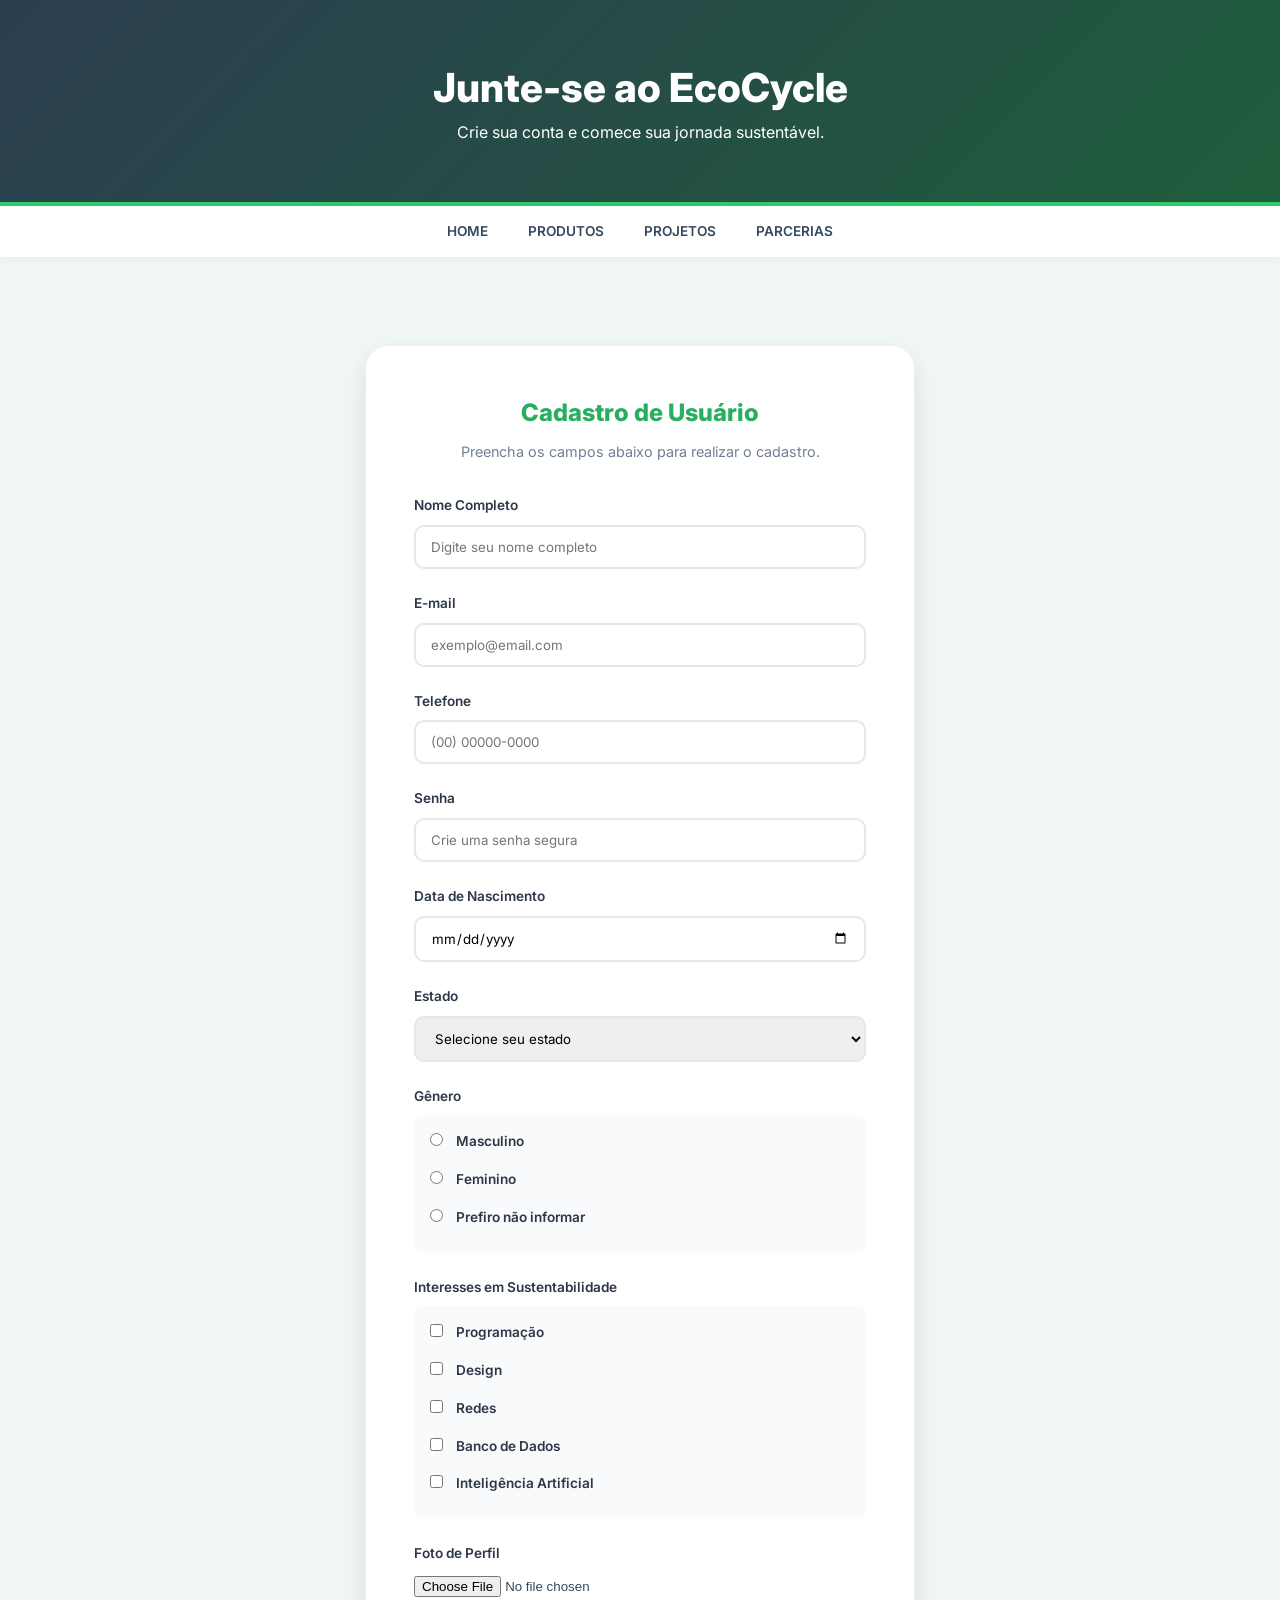
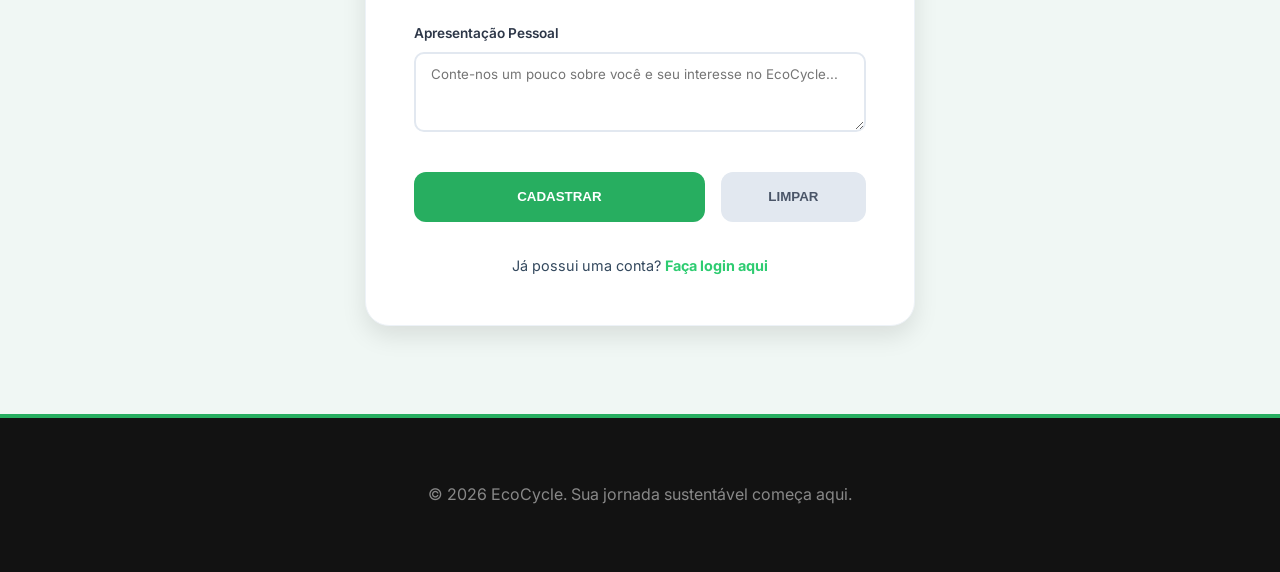
<file: EcoCycle-LOGIN.html>
<!DOCTYPE html>
<html lang="pt-BR">
<head>
    <meta charset="UTF-8">
    <meta name="viewport" content="width=device-width, initial-scale=1.0">
    <title>EcoCycle - Cadastro de Usuário</title>
    <link rel="stylesheet" href="produtos-style.css">
    <link href="https://fonts.googleapis.com/css2?family=Inter:wght@400;600;700;800&display=swap" rel="stylesheet">
    <style>
        .login-wrapper {
            display: flex;
            justify-content: center;
            align-items: center;
            min-height: 100vh;
            padding: 40px 20px;
        }

        .login-card {
            background: #ffffff; /* var(--white) */
            padding: 3rem;
            border-radius: 24px;
            box-shadow: 0 10px 25px rgba(0,0,0,0.1); /* var(--shadow) */
            max-width: 550px; /* Aumentado para acomodar o cadastro */
            width: 100%;
            text-align: center;
            border: 1px solid #edf2f7;
        }

        .login-card h2 {
            color: #27ae60; /* var(--primary-color) */
            margin-bottom: 0.5rem;
            font-weight: 800;
        }

        .login-card p {
            color: #718096; /* var(--text-muted) */
            font-size: 0.9rem;
            margin-bottom: 2rem;
        }

        .form-group {
            text-align: left;
            margin-bottom: 1.5rem;
        }

        .form-group label {
            display: block;
            font-size: 0.85rem;
            font-weight: 600;
            margin-bottom: 0.5rem;
            color: #2d3748; /* var(--text-main) */
        }

        .form-group input[type="text"],
        .form-group input[type="email"],
        .form-group input[type="tel"],
        .form-group input[type="password"],
        .form-group input[type="date"],
        .form-group select,
        .form-group textarea {
            width: 100%;
            padding: 12px 15px;
            border-radius: 10px;
            border: 2px solid #e2e8f0;
            font-family: inherit;
            box-sizing: border-box;
        }

        .form-group textarea {
            resize: vertical;
            min-height: 80px;
        }

        /* Estilo para Radio e Checkbox */
        .options-group {
            display: flex;
            flex-direction: column;
            gap: 0.5rem;
            background: #f8fafc;
            padding: 1rem;
            border-radius: 10px;
        }

        .option-item {
            display: flex;
            align-items: center;
            font-size: 0.85rem;
            font-weight: normal;
            cursor: pointer;
        }

        .option-item input {
            margin-right: 10px;
            width: auto;
        }

        .btn-container {
            display: flex;
            gap: 1rem;
            margin-top: 2rem;
        }

        .btn-login-submit {
            flex: 2;
            height: 50px;
            background: #27ae60; /* var(--primary-color) */
            color: white;
            border: none;
            border-radius: 12px;
            font-weight: 700;
            text-transform: uppercase;
            cursor: pointer;
            transition: 0.3s;
        }

        .btn-reset {
            flex: 1;
            height: 50px;
            background: #e2e8f0;
            color: #4a5568;
            border: none;
            border-radius: 12px;
            font-weight: 700;
            text-transform: uppercase;
            cursor: pointer;
            transition: 0.3s;
        }

        .btn-login-submit:hover {
            background: #2ecc71; /* var(--secondary-color) */
            transform: translateY(-2px);
        }

        .register-link {
            margin-top: 2rem;
            font-size: 0.9rem;
        }

        .register-link a {
            color: #2ecc71;
            font-weight: 700;
            text-decoration: none;
        }
    </style>
</head>
<body>

    <header>
        <div class="header-content">
            <h1>Junte-se ao EcoCycle</h1>
            <p>Crie sua conta e comece sua jornada sustentável.</p>
        </div>
    </header>

    <nav>
        <ul>
            <li><a href="EcoCycle-INDEX.html">Home</a></li>
            <li><a href="EcoCycle-PRODUTOS.html">Produtos</a></li>
            <li><a href="EcoCycle-PROJETOS.html">Projetos</a></li>
            <li><a href="EcoCycle-PARCERIAS.html">Parcerias</a></li>
        </ul>
    </nav>

    <main class="login-wrapper">
        <section class="login-card">
            <h2>Cadastro de Usuário</h2>
            <p>Preencha os campos abaixo para realizar o cadastro.</p>

            <form action="EcoCycle-INDEX.html" method="POST" enctype="multipart/form-data">
                
                <div class="form-group">
                    <label for="nome">Nome Completo</label>
                    <input type="text" id="nome" name="nome" placeholder="Digite seu nome completo" required>
                </div>

                <div class="form-group">
                    <label for="email">E-mail</label>
                    <input type="email" id="email" name="email" placeholder="exemplo@email.com" required>
                </div>

                <div class="form-group">
                    <label for="tel">Telefone</label>
                    <input type="tel" id="tel" name="tel" placeholder="(00) 00000-0000">
                </div>

                <div class="form-group">
                    <label for="password">Senha</label>
                    <input type="password" id="password" name="password" placeholder="Crie uma senha segura" required>
                </div>

                <div class="form-group">
                    <label for="nascimento">Data de Nascimento</label>
                    <input type="date" id="nascimento" name="nascimento">
                </div>

                <div class="form-group">
                    <label for="estado">Estado</label>
                    <select id="estado" name="estado">
                        <option value="" disabled selected>Selecione seu estado</option>
                        <option value="SP">São Paulo</option>
                        <option value="RJ">Rio de Janeiro</option>
                        <option value="MG">Minas Gerais</option>
                        <option value="PR">Paraná</option>
                        <option value="BA">Bahia</option>
                    </select>
                </div>

                <div class="form-group">
                    <label>Gênero</label>
                    <div class="options-group">
                        <label class="option-item"><input type="radio" name="genero" value="masculino"> Masculino</label>
                        <label class="option-item"><input type="radio" name="genero" value="feminino"> Feminino</label>
                        <label class="option-item"><input type="radio" name="genero" value="nao-informar"> Prefiro não informar</label>
                    </div>
                </div>

                <div class="form-group">
                    <label>Interesses em Sustentabilidade</label>
                    <div class="options-group">
                        <label class="option-item"><input type="checkbox" name="interesses" value="programacao"> Programação</label>
                        <label class="option-item"><input type="checkbox" name="interesses" value="design"> Design</label>
                        <label class="option-item"><input type="checkbox" name="interesses" value="redes"> Redes</label>
                        <label class="option-item"><input type="checkbox" name="interesses" value="db"> Banco de Dados</label>
                        <label class="option-item"><input type="checkbox" name="interesses" value="ia"> Inteligência Artificial</label>
                    </div>
                </div>

                <div class="form-group">
                    <label for="foto">Foto de Perfil</label>
                    <input type="file" id="foto" name="foto" accept="image/*">
                </div>

                <div class="form-group">
                    <label for="apresentacao">Apresentação Pessoal</label>
                    <textarea id="apresentacao" name="apresentacao" placeholder="Conte-nos um pouco sobre você e seu interesse no EcoCycle..."></textarea>
                </div>

                <div class="btn-container">
                    <button type="submit" class="btn-login-submit">Cadastrar</button>
                    <button type="reset" class="btn-reset">Limpar</button>
                </div>
            </form>

            <div class="register-link">
                Já possui uma conta? <a href="#">Faça login aqui</a>
            </div>
        </section>
    </main>

    <footer>
        <p>&copy; 2026 EcoCycle. Sua jornada sustentável começa aqui.</p>
    </footer>

</body>
</html>
</file>
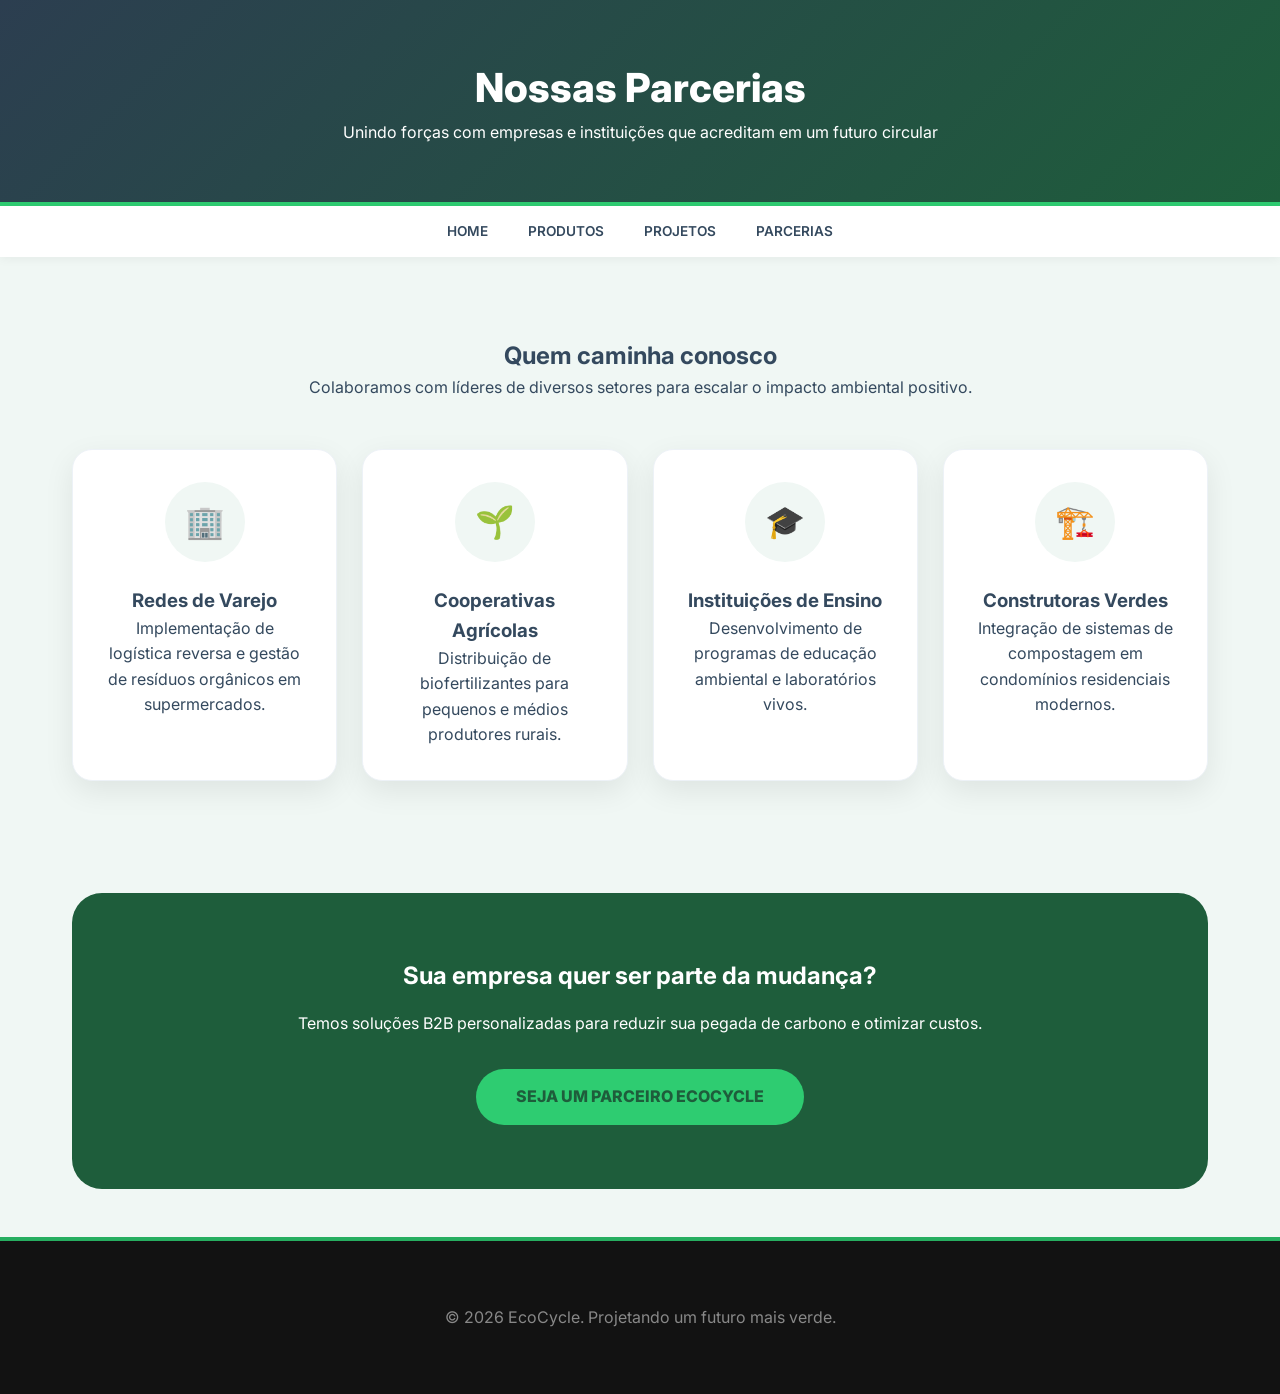
<file: EcoCycle-PARCERIAS.html>
<!DOCTYPE html>
<html lang="pt-BR">
<head>
    <meta charset="UTF-8">
    <meta name="viewport" content="width=device-width, initial-scale=1.0">
    <title>EcoCycle - Parcerias</title>
    <link rel="stylesheet" href="parcerias-style.css">
    <link href="https://fonts.googleapis.com/css2?family=Inter:wght@400;600;700;800&display=swap" rel="stylesheet">
    <style>
        /* Estilos específicos para a página de Parcerias */
        .partners-section {
            text-align: center;
            padding: 2rem 0;
        }

        .partners-grid {
            display: grid;
            grid-template-columns: repeat(auto-fit, minmax(250px, 1fr));
            gap: 25px;
            margin-top: 3rem;
        }

        .partner-card {
            background: var(--white);
            padding: 2rem;
            border-radius: 20px;
            box-shadow: var(--shadow);
            transition: var(--transition);
            border: 1px solid #edf2f7;
            display: flex;
            flex-direction: column;
            align-items: center;
        }

        .partner-card:hover {
            transform: translateY(-5px);
            border-color: var(--secondary-color);
        }

        .partner-logo {
            width: 80px;
            height: 80px;
            background: #f0f7f4;
            border-radius: 50%;
            display: flex;
            align-items: center;
            justify-content: center;
            margin-bottom: 1.5rem;
            font-size: 2rem;
        }

        .cta-section {
            background: var(--primary-color);
            color: white;
            padding: 4rem 2rem;
            border-radius: 30px;
            margin-top: 5rem;
            text-align: center;
        }

        .cta-section h2 { margin-bottom: 1rem; }

        .btn-contact {
            display: inline-block;
            margin-top: 2rem;
            padding: 15px 40px;
            background: var(--accent-color);
            color: var(--primary-color);
            text-decoration: none;
            border-radius: 50px;
            font-weight: 800;
            text-transform: uppercase;
            transition: var(--transition);
        }

        .btn-contact:hover {
            background: var(--white);
            transform: scale(1.05);
        }
    </style>
</head>
<body>

    <header>
        <div class="header-content">
            <h1>Nossas Parcerias</h1>
            <p>Unindo forças com empresas e instituições que acreditam em um futuro circular</p>
        </div>
    </header>

    <nav>
        <ul>
            <li><a href="EcoCycle-INDEX.html">Home</a></li>
            <li><a href="EcoCycle-PRODUTOS.html">Produtos</a></li>
            <li><a href="EcoCycle-PROJETOS.html">Projetos</a></li>
            <li><a href="EcoCycle-PARCERIAS.html">Parcerias</a></li>
        </ul>
    </nav>

    <main>
        <section class="partners-section">
            <article>
                <h2>Quem caminha conosco</h2>
                <p>Colaboramos com líderes de diversos setores para escalar o impacto ambiental positivo.</p>
            </article>

            <div class="partners-grid">
                <div class="partner-card">
                    <div class="partner-logo">🏢</div>
                    <h3>Redes de Varejo</h3>
                    <p>Implementação de logística reversa e gestão de resíduos orgânicos em supermercados.</p>
                </div>

                <div class="partner-card">
                    <div class="partner-logo">🌱</div>
                    <h3>Cooperativas Agrícolas</h3>
                    <p>Distribuição de biofertilizantes para pequenos e médios produtores rurais.</p>
                </div>

                <div class="partner-card">
                    <div class="partner-logo">🎓</div>
                    <h3>Instituições de Ensino</h3>
                    <p>Desenvolvimento de programas de educação ambiental e laboratórios vivos.</p>
                </div>

                <div class="partner-card">
                    <div class="partner-logo">🏗️</div>
                    <h3>Construtoras Verdes</h3>
                    <p>Integração de sistemas de compostagem em condomínios residenciais modernos.</p>
                </div>
            </div>
        </section>

        <section class="cta-section">
            <h2>Sua empresa quer ser parte da mudança?</h2>
            <p>Temos soluções B2B personalizadas para reduzir sua pegada de carbono e otimizar custos.</p>
            <a href="mailto:parcerias@ecocycle.com" class="btn-contact">Seja um Parceiro EcoCycle</a>
        </section>
    </main>

    <footer>
        <p>&copy; 2026 EcoCycle. Projetando um futuro mais verde.</p>
    </footer>

</body>
</html>
</file>
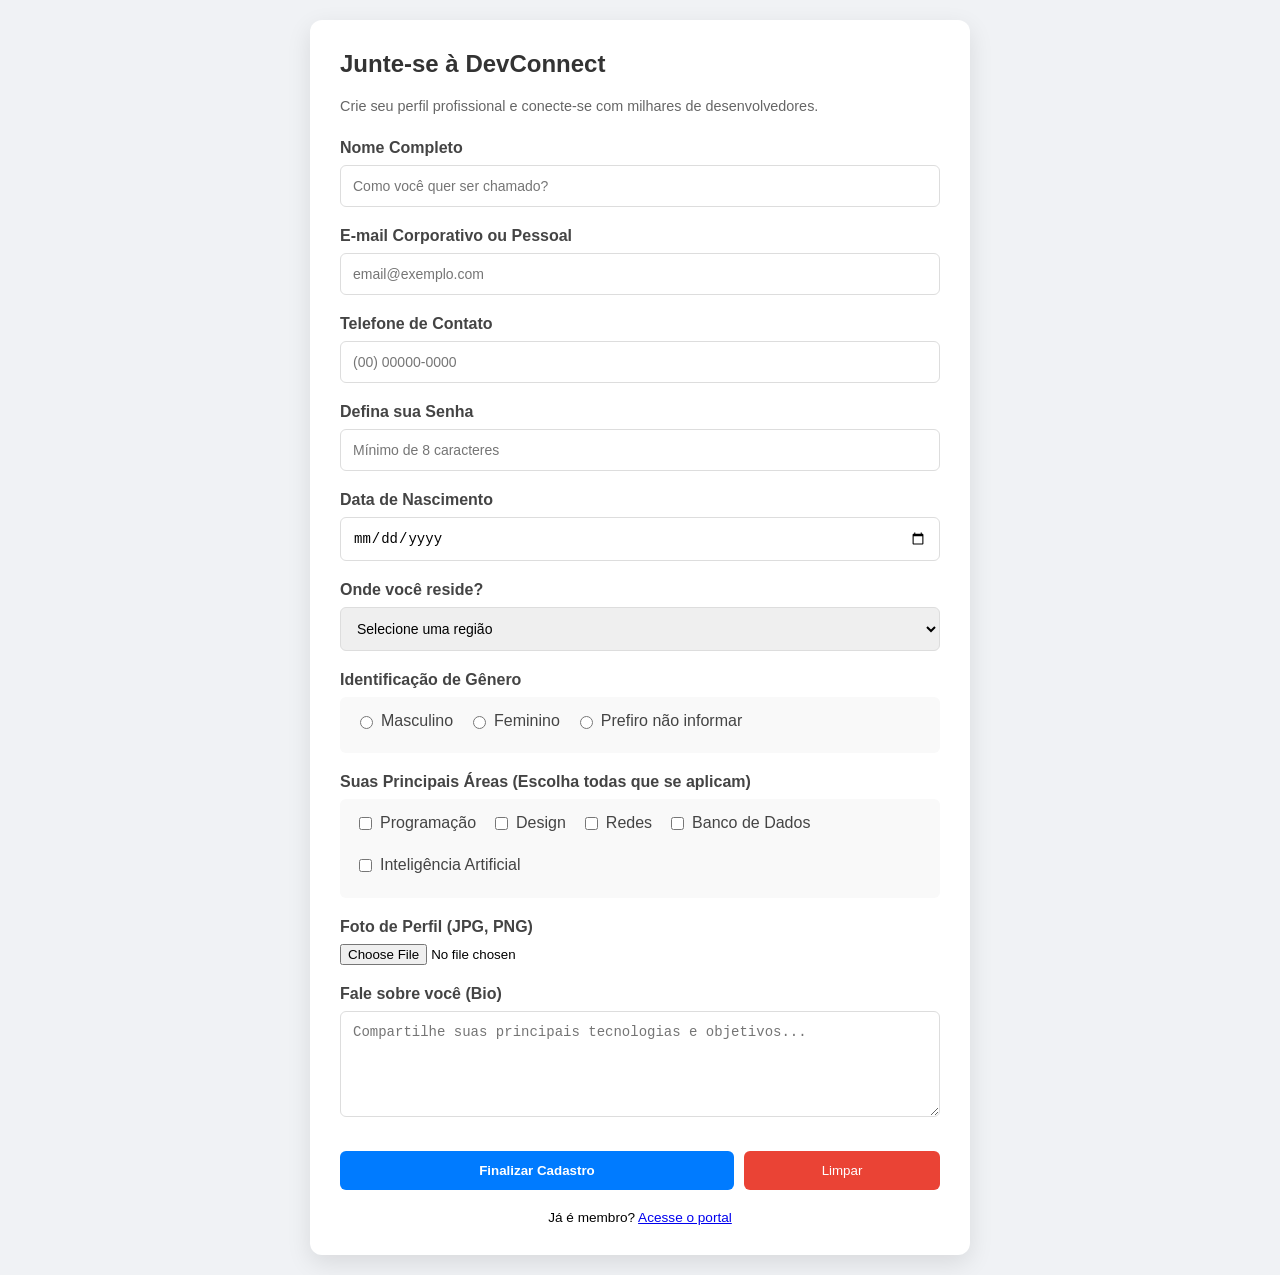
<file: Atv-Formulario/forms.html>
<!DOCTYPE html>
<html lang="pt-br">
<head>
    <meta charset="UTF-8">
    <meta name="viewport" content="width=device-width, initial-scale=1.0">
    <title>Cadastro | DevConnect Community</title>
    <style>
        /* Estilização básica para organizar o layout */
        body {
            font-family: 'Segoe UI', Tahoma, Geneva, Verdana, sans-serif;
            background-color: #f0f2f5;
            display: flex;
            justify-content: center;
            align-items: center;
            min-height: 100vh;
            margin: 0;
            padding: 20px;
        }

        .registration-card {
            background-color: #ffffff;
            padding: 30px;
            border-radius: 12px;
            box-shadow: 0 8px 24px rgba(0,0,0,0.1);
            width: 100%;
            max-width: 600px;
        }

        h2 { color: #333; margin-top: 0; }
        p { color: #666; font-size: 0.9em; margin-bottom: 25px; }

        .form-group {
            margin-bottom: 20px;
        }

        label {
            display: block;
            font-weight: 600;
            margin-bottom: 8px;
            color: #444;
        }

        /* Campos de texto, select e textarea */
        input[type="text"],
        input[type="email"],
        input[type="tel"],
        input[type="password"],
        input[type="date"],
        select,
        textarea {
            width: 100%;
            padding: 12px;
            border: 1px solid #ddd;
            border-radius: 6px;
            font-size: 14px;
            box-sizing: border-box; /* Garante que o padding não quebre a largura */
        }

        /* Estilo para Radio e Checkbox */
        .inline-group {
            display: flex;
            flex-wrap: wrap;
            gap: 15px;
            background: #f9f9f9;
            padding: 15px;
            border-radius: 6px;
        }

        .inline-item {
            display: flex;
            align-items: center;
            font-weight: normal;
        }

        .inline-item input {
            margin-right: 8px;
        }

        /* Botões */
        .button-container {
            display: flex;
            gap: 10px;
            margin-top: 30px;
        }

        .btn-submit {
            background-color: #007bff;
            color: white;
            border: none;
            padding: 12px 25px;
            border-radius: 6px;
            cursor: pointer;
            font-weight: bold;
            flex: 2;
            transition: background 0.3s;
        }

        .btn-submit:hover { background-color: #0056b3; }

        .btn-reset {
            background-color: #ea4335;
            color: white;
            border: none;
            padding: 12px;
            border-radius: 6px;
            cursor: pointer;
            flex: 1;
        }

        footer {
            margin-top: 20px;
            text-align: center;
            font-size: 0.85em;
        }
    </style>
</head>
<body>

    <main class="registration-wrapper">
        <section class="registration-card">
            <h2>Junte-se à DevConnect</h2>
            <p>Crie seu perfil profissional e conecte-se com milhares de desenvolvedores.</p>

            <form action="/sucesso-cadastro" method="POST" enctype="multipart/form-data">
                
                <div class="form-group">
                    <label for="full_name">Nome Completo</label>
                    <input type="text" id="full_name" name="full_name" placeholder="Como você quer ser chamado?" required>
                </div>

                <div class="form-group">
                    <label for="user_email">E-mail Corporativo ou Pessoal</label>
                    <input type="email" id="user_email" name="user_email" placeholder="email@exemplo.com" required>
                </div>

                <div class="form-group">
                    <label for="user_tel">Telefone de Contato</label>
                    <input type="tel" id="user_tel" name="user_tel" placeholder="(00) 00000-0000">
                </div>

                <div class="form-group">
                    <label for="user_password">Defina sua Senha</label>
                    <input type="password" id="user_password" name="user_password" placeholder="Mínimo de 8 caracteres" required>
                </div>

                <div class="form-group">
                    <label for="birth_date">Data de Nascimento</label>
                    <input type="date" id="birth_date" name="birth_date">
                </div>

                <div class="form-group">
                    <label for="location">Onde você reside?</label>
                    <select id="location" name="location" required>
                        <option value="" disabled selected>Selecione uma região</option>
                        <option value="norte">Região Norte</option>
                        <option value="nordeste">Região Nordeste</option>
                        <option value="centro-oeste">Região Centro-Oeste</option>
                        <option value="sudeste">Região Sudeste</option>
                        <option value="sul">Região Sul</option>
                        <option value="exterior">Resido no Exterior</option>
                    </select>
                </div>

                <div class="form-group">
                    <label>Identificação de Gênero</label>
                    <div class="inline-group">
                        <label class="inline-item"><input type="radio" name="gender" value="m"> Masculino</label>
                        <label class="inline-item"><input type="radio" name="gender" value="f"> Feminino</label>
                        <label class="inline-item"><input type="radio" name="gender" value="n"> Prefiro não informar</label>
                    </div>
                </div>

                <div class="form-group">
                    <label>Suas Principais Áreas (Escolha todas que se aplicam)</label>
                    <div class="inline-group">
                        <label class="inline-item"><input type="checkbox" name="skill" value="prog"> Programação</label>
                        <label class="inline-item"><input type="checkbox" name="skill" value="design"> Design</label>
                        <label class="inline-item"><input type="checkbox" name="skill" value="redes"> Redes</label>
                        <label class="inline-item"><input type="checkbox" name="skill" value="db"> Banco de Dados</label>
                        <label class="inline-item"><input type="checkbox" name="skill" value="ia"> Inteligência Artificial</label>
                    </div>
                </div>

                <div class="form-group">
                    <label for="profile_pic">Foto de Perfil (JPG, PNG)</label>
                    <input type="file" id="profile_pic" name="profile_pic" accept="image/*">
                </div>

                <div class="form-group">
                    <label for="bio">Fale sobre você (Bio)</label>
                    <textarea id="bio" name="bio" rows="5" placeholder="Compartilhe suas principais tecnologias e objetivos..."></textarea>
                </div>

                <div class="button-container">
                    <button type="submit" class="btn-submit">Finalizar Cadastro</button>
                    <button type="reset" class="btn-reset">Limpar</button>
                </div>

            </form>

            <footer>
                Já é membro? <a href="#">Acesse o portal</a>
            </footer>
        </section>
    </main>

</body>
</html>
</file>
<file: produtos-style.css>
:root {
    --primary-color: #1e5d3b;
    --secondary-color: #27ae60;
    --accent-color: #2ecc71;
    --text-main: #34495e;
    --text-muted: #666;
    --bg-body: #f0f7f4;
    --white: #ffffff;
    --shadow: 0 10px 30px rgba(0, 0, 0, 0.08);
    --transition: all 0.35s cubic-bezier(0.25, 0.8, 0.25, 1);
}

/* RESET */

* {
    margin: 0;
    padding: 0;
    box-sizing: border-box;
}

body {
    font-family: 'Inter', sans-serif;
    line-height: 1.6;
    color: var(--text-main);
    background-color: var(--bg-body);
}

/* HEADER */

header {
    background: linear-gradient(135deg, #2c3e50 0%, var(--primary-color) 100%);
    color: var(--white);
    padding: 3.5rem 1rem;
    text-align: center;
    border-bottom: 4px solid var(--accent-color);
}

header h1 {
    font-size: clamp(1.8rem, 5vw, 2.5rem);
    font-weight: 800;
}

/* NAV */

nav {
    background-color: var(--white);
    padding: 0.8rem 0;
    box-shadow: 0 2px 10px rgba(0,0,0,0.05);
    position: sticky;
    top: 0;
    z-index: 1000;
}

nav ul {
    display: flex;
    justify-content: center;
    list-style: none;
    gap: 40px;
    flex-wrap: wrap;
}

nav li a {
    text-decoration: none;
    color: var(--text-main);
    font-weight: 600;
    text-transform: uppercase;
    font-size: 0.85rem;
    position: relative;
    transition: var(--transition);
}

nav li a:hover {
    color: var(--secondary-color);
}

nav li a::after {
    content: "";
    position: absolute;
    width: 0;
    height: 2px;
    bottom: -5px;
    left: 0;
    background-color: var(--accent-color);
    transition: var(--transition);
}

nav li a:hover::after {
    width: 100%;
}

/* MAIN */

main {
    max-width: 1200px;
    margin: 3rem auto;
    padding: 0 2rem;
}

/* GRID PRODUTOS */

.products-grid {
    display: grid;
    grid-template-columns: repeat(auto-fit, minmax(280px, 1fr));
    gap: 30px;
    margin-top: 3rem;
}

/* CARD */

.product-card {
    background: var(--white);
    border-radius: 20px;
    overflow: hidden;
    transition: var(--transition);
    border: 1px solid #edf2f7;
    display: flex;
    flex-direction: column;
}

.product-card:hover {
    transform: translateY(-8px);
    box-shadow: var(--shadow);
    border-color: var(--accent-color);
}

.product-image img {
    width: 100%;
    height: 250px;
    object-fit: cover;
}

.product-info {
    padding: 2rem;
    text-align: center;
}

.price {
    display: block;
    font-size: 1.7rem;
    font-weight: 800;
    color: var(--secondary-color);
    margin: 1rem 0;
}

/* BOTÃO DO CARD */

.btn-buy {
    display: block;
    width: 100%;
    background-color: var(--secondary-color);
    color: white;
    text-decoration: none;
    padding: 14px;
    border-radius: 12px;
    font-weight: 700;
    text-transform: uppercase;
    transition: var(--transition);
}

.btn-buy:hover {
    background: var(--primary-color);
}

/* BOTÃO ANIMADO DO MODAL */

.button-cart-wrapper {
    display: flex;
    justify-content: center;
    margin-top: 25px;
}

.button-animated {
    width: 200px;
    height: 50px;
    background: var(--secondary-color);
    border-radius: 10px;
    border: none;
    cursor: pointer;
    position: relative;
    overflow: hidden;
    transition: var(--transition);
}

.text-btn,
.icon-btn {
    position: absolute;
    width: 100%;
    height: 100%;
    left: 0;
    display: flex;
    align-items: center;
    justify-content: center;
    color: white;
    transition: top 0.45s ease;
}

.text-btn {
    top: 0;
    font-weight: 700;
    text-transform: uppercase;
    letter-spacing: 1px;
}

.icon-btn {
    top: 100%;
}

.icon-btn svg {
    width: 24px;
    height: 24px;
    fill: white;
}

.button-animated:hover {
    background: var(--primary-color);
}

.button-animated:hover .text-btn {
    top: -100%;
}

.button-animated:hover .icon-btn {
    top: 0;
}

/* MODAL */

.modal-overlay {
    position: fixed;
    top: 0;
    left: 0;
    width: 100%;
    height: 100%;

    background: rgba(0,0,0,0.7);

    display: flex;
    justify-content: center;
    align-items: center;

    opacity: 0;
    visibility: hidden;

    transition: var(--transition);
    z-index: 2000;

    backdrop-filter: blur(4px);
}

.modal-overlay:target {
    opacity: 1;
    visibility: visible;
}

.modal-content {
    background: var(--white);
    padding: 3rem;
    border-radius: 24px;
    max-width: 450px;
    width: 90%;
    position: relative;
    transform: scale(0.85);
    transition: var(--transition);
}

.modal-overlay:target .modal-content {
    transform: scale(1);
}

.modal-close {
    position: absolute;
    top: 20px;
    right: 20px;
    font-size: 2rem;
    text-decoration: none;
    color: var(--text-muted);
}

/* FOOTER */

footer {
    background-color: #121212;
    color: #888;
    text-align: center;
    padding: 4rem 1rem;
    border-top: 4px solid var(--secondary-color);
}

/* RESPONSIVO */

@media (max-width: 768px) {

    nav ul {
        gap: 20px;
    }

    .product-image img {
        height: 220px;
    }

    .modal-content {
        padding: 2rem;
    }

}
</file>
<file: parcerias-style.css>
:root {
    --primary-color: #1e5d3b;
    --secondary-color: #27ae60;
    --accent-color: #2ecc71;
    --text-main: #34495e;
    --text-muted: #666;
    --bg-body: #f0f7f4;
    --white: #ffffff;
    --shadow: 0 10px 30px rgba(0, 0, 0, 0.08);
    --transition: all 0.35s cubic-bezier(0.25, 0.8, 0.25, 1);
}

/* RESET */

* {
    margin: 0;
    padding: 0;
    box-sizing: border-box;
}

body {
    font-family: 'Inter', sans-serif;
    line-height: 1.6;
    color: var(--text-main);
    background-color: var(--bg-body);
}

/* HEADER */

header {
    background: linear-gradient(135deg, #2c3e50 0%, var(--primary-color) 100%);
    color: var(--white);
    padding: 3.5rem 1rem;
    text-align: center;
    border-bottom: 4px solid var(--accent-color);
}

header h1 {
    font-size: clamp(1.8rem, 5vw, 2.5rem);
    font-weight: 800;
}

/* NAV */

nav {
    background-color: var(--white);
    padding: 0.8rem 0;
    box-shadow: 0 2px 10px rgba(0,0,0,0.05);
    position: sticky;
    top: 0;
    z-index: 1000;
}

nav ul {
    display: flex;
    justify-content: center;
    list-style: none;
    gap: 40px;
    flex-wrap: wrap;
}

nav li a {
    text-decoration: none;
    color: var(--text-main);
    font-weight: 600;
    text-transform: uppercase;
    font-size: 0.85rem;
    position: relative;
    transition: var(--transition);
}

nav li a:hover {
    color: var(--secondary-color);
}

nav li a::after {
    content: "";
    position: absolute;
    width: 0;
    height: 2px;
    bottom: -5px;
    left: 0;
    background-color: var(--accent-color);
    transition: var(--transition);
}

nav li a:hover::after {
    width: 100%;
}

/* MAIN */

main {
    max-width: 1200px;
    margin: 3rem auto;
    padding: 0 2rem;
}

/* GRID PRODUTOS */

.products-grid {
    display: grid;
    grid-template-columns: repeat(auto-fit, minmax(280px, 1fr));
    gap: 30px;
    margin-top: 3rem;
}

/* CARD */

.product-card {
    background: var(--white);
    border-radius: 20px;
    overflow: hidden;
    transition: var(--transition);
    border: 1px solid #edf2f7;
    display: flex;
    flex-direction: column;
}

.product-card:hover {
    transform: translateY(-8px);
    box-shadow: var(--shadow);
    border-color: var(--accent-color);
}

.product-image img {
    width: 100%;
    height: 250px;
    object-fit: cover;
}

.product-info {
    padding: 2rem;
    text-align: center;
}

.price {
    display: block;
    font-size: 1.7rem;
    font-weight: 800;
    color: var(--secondary-color);
    margin: 1rem 0;
}

/* BOTÃO DO CARD */

.btn-buy {
    display: block;
    width: 100%;
    background-color: var(--secondary-color);
    color: white;
    text-decoration: none;
    padding: 14px;
    border-radius: 12px;
    font-weight: 700;
    text-transform: uppercase;
    transition: var(--transition);
}

.btn-buy:hover {
    background: var(--primary-color);
}

/* BOTÃO ANIMADO DO MODAL */

.button-cart-wrapper {
    display: flex;
    justify-content: center;
    margin-top: 25px;
}

.button-animated {
    width: 200px;
    height: 50px;
    background: var(--secondary-color);
    border-radius: 10px;
    border: none;
    cursor: pointer;
    position: relative;
    overflow: hidden;
    transition: var(--transition);
}

.text-btn,
.icon-btn {
    position: absolute;
    width: 100%;
    height: 100%;
    left: 0;
    display: flex;
    align-items: center;
    justify-content: center;
    color: white;
    transition: top 0.45s ease;
}

.text-btn {
    top: 0;
    font-weight: 700;
    text-transform: uppercase;
    letter-spacing: 1px;
}

.icon-btn {
    top: 100%;
}

.icon-btn svg {
    width: 24px;
    height: 24px;
    fill: white;
}

.button-animated:hover {
    background: var(--primary-color);
}

.button-animated:hover .text-btn {
    top: -100%;
}

.button-animated:hover .icon-btn {
    top: 0;
}

/* MODAL */

.modal-overlay {
    position: fixed;
    top: 0;
    left: 0;
    width: 100%;
    height: 100%;

    background: rgba(0,0,0,0.7);

    display: flex;
    justify-content: center;
    align-items: center;

    opacity: 0;
    visibility: hidden;

    transition: var(--transition);
    z-index: 2000;

    backdrop-filter: blur(4px);
}

.modal-overlay:target {
    opacity: 1;
    visibility: visible;
}

.modal-content {
    background: var(--white);
    padding: 3rem;
    border-radius: 24px;
    max-width: 450px;
    width: 90%;
    position: relative;
    transform: scale(0.85);
    transition: var(--transition);
}

.modal-overlay:target .modal-content {
    transform: scale(1);
}

.modal-close {
    position: absolute;
    top: 20px;
    right: 20px;
    font-size: 2rem;
    text-decoration: none;
    color: var(--text-muted);
}

/* FOOTER */

footer {
    background-color: #121212;
    color: #888;
    text-align: center;
    padding: 4rem 1rem;
    border-top: 4px solid var(--secondary-color);
}

/* RESPONSIVO */

@media (max-width: 768px) {

    nav ul {
        gap: 20px;
    }

    .product-image img {
        height: 220px;
    }

    .modal-content {
        padding: 2rem;
    }

}
</file>
